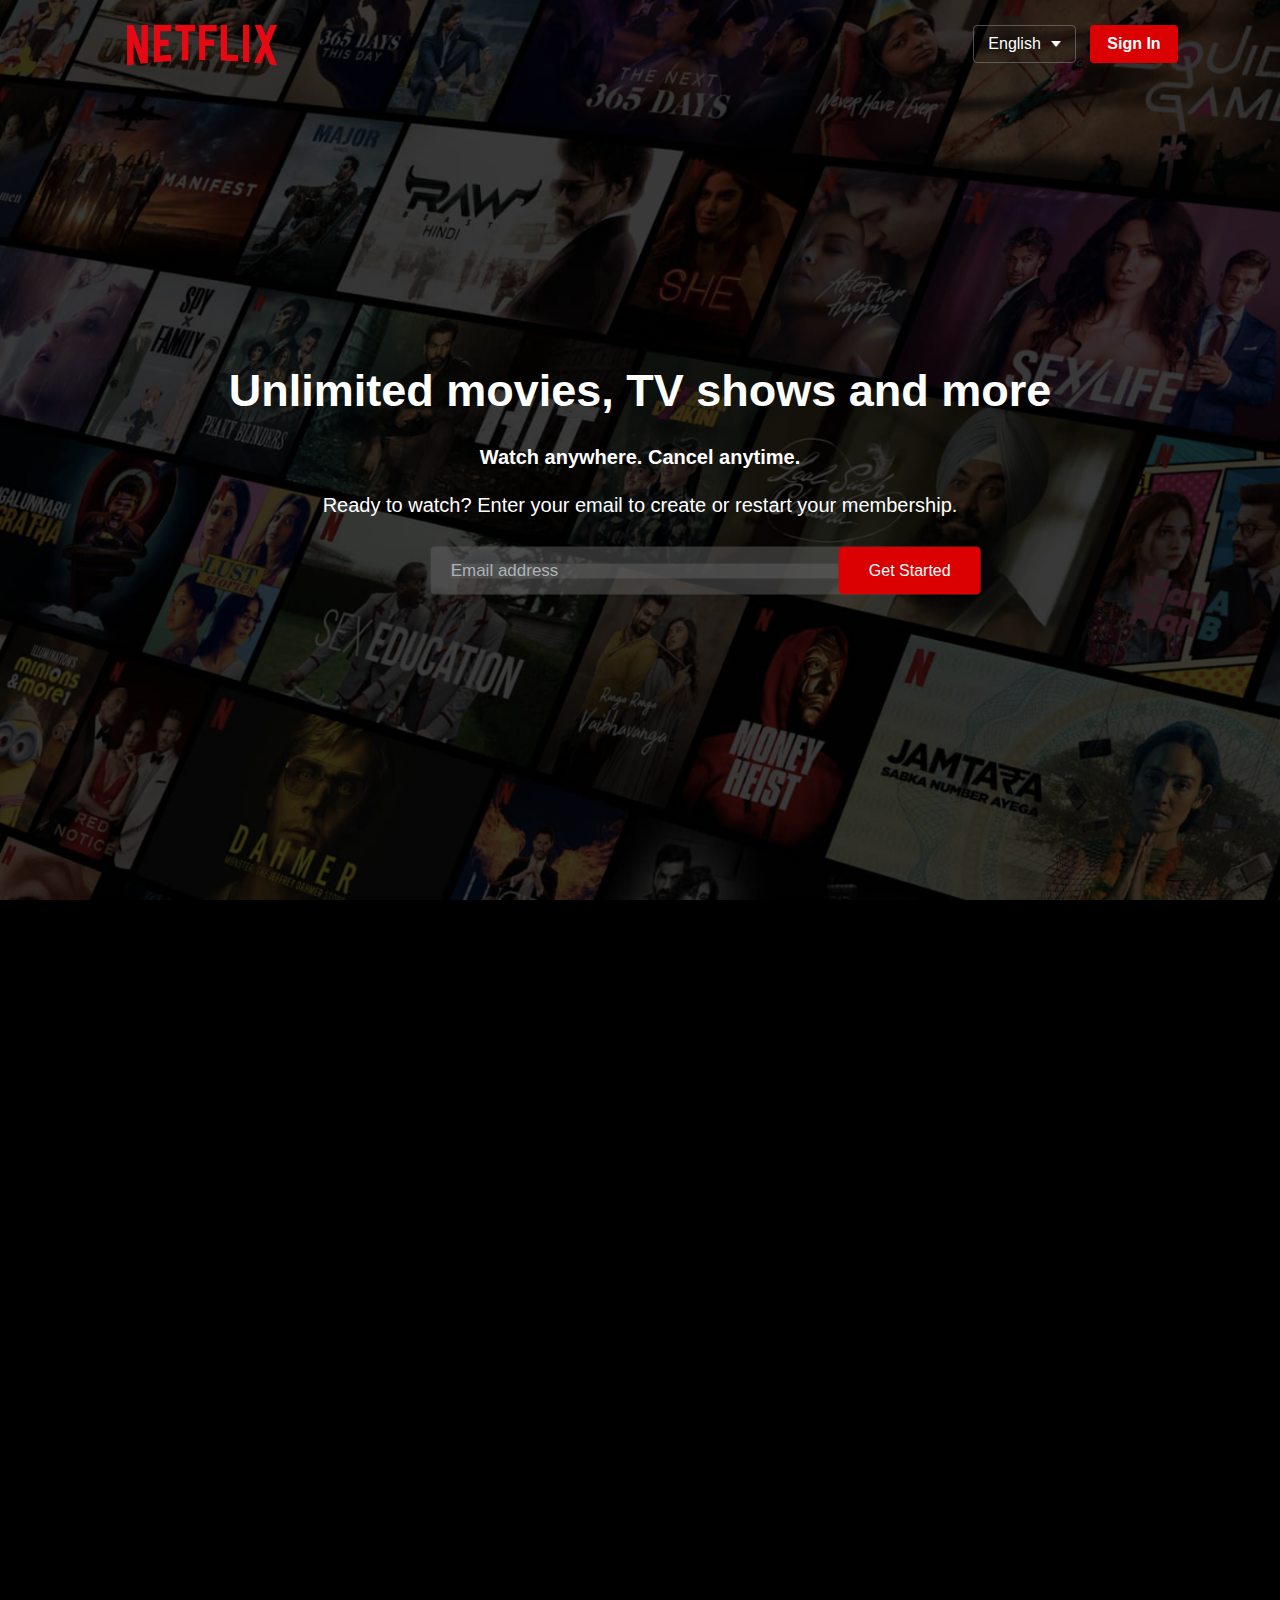
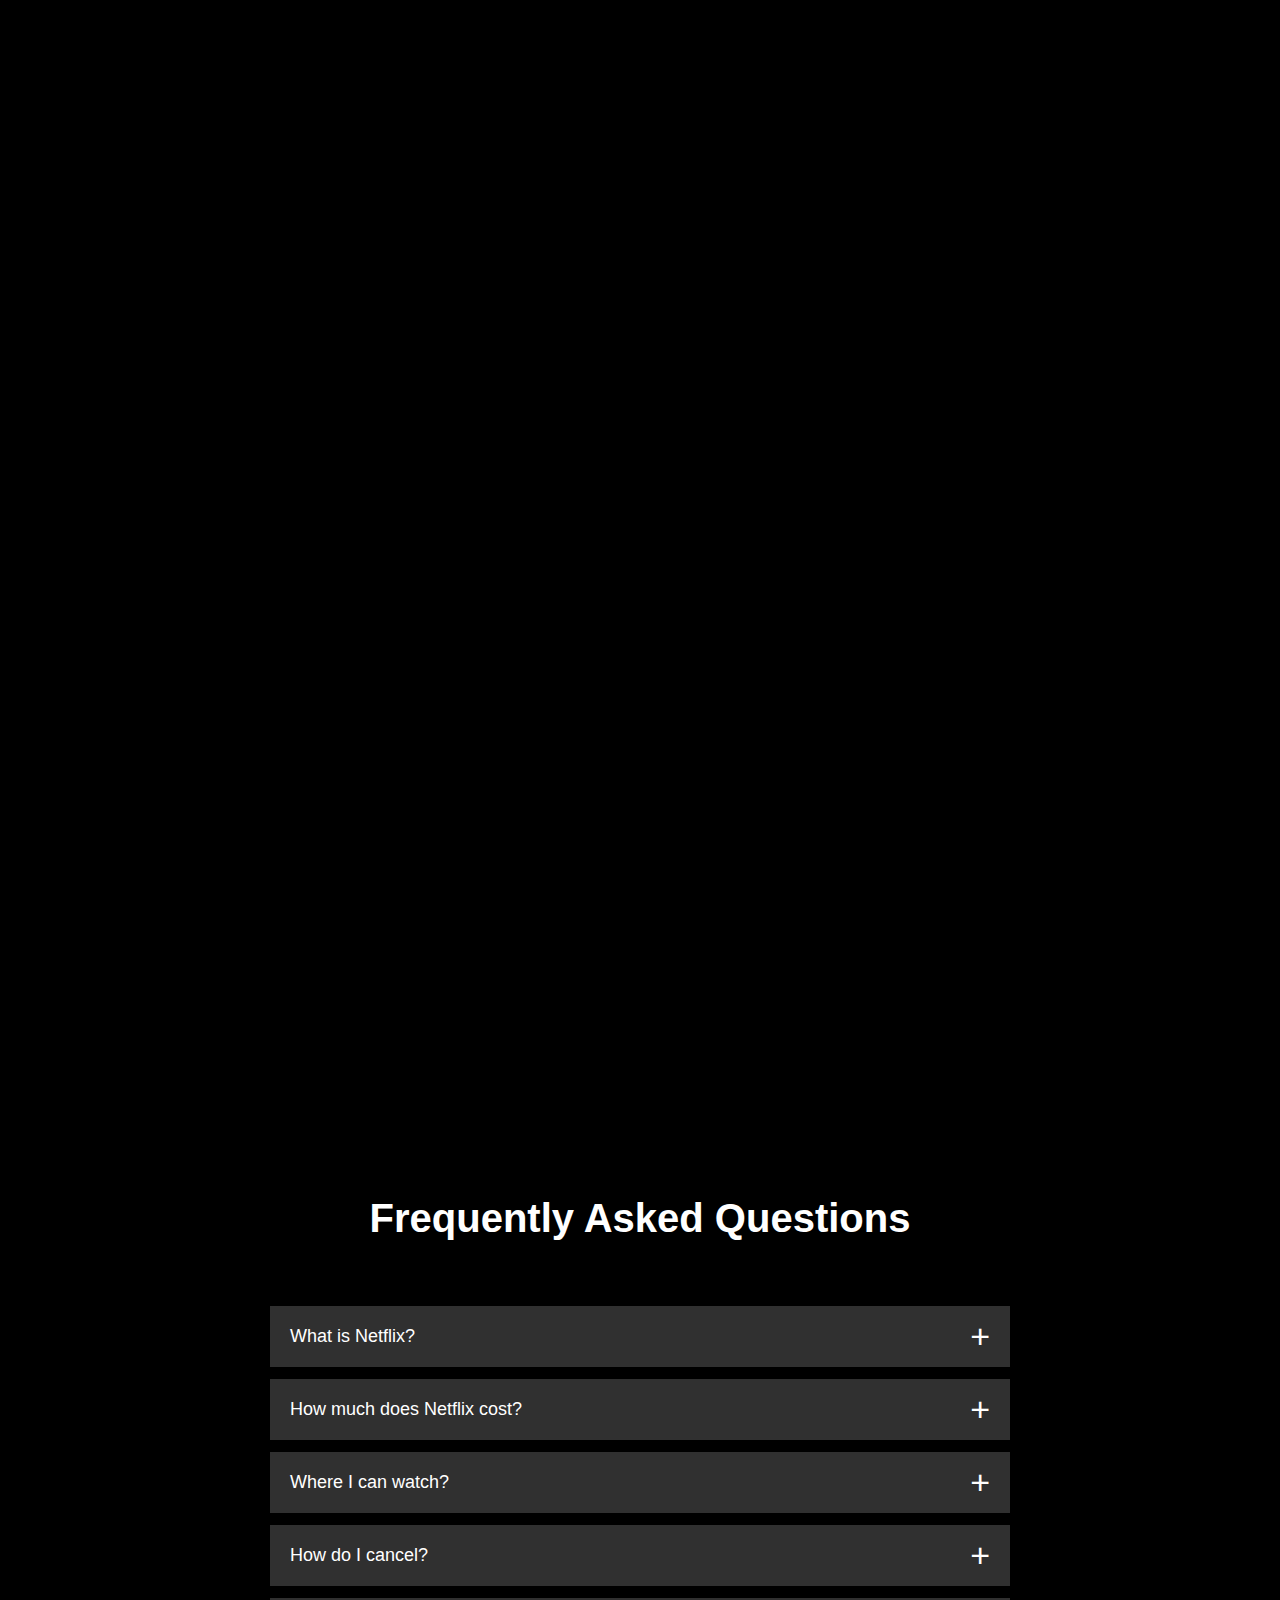
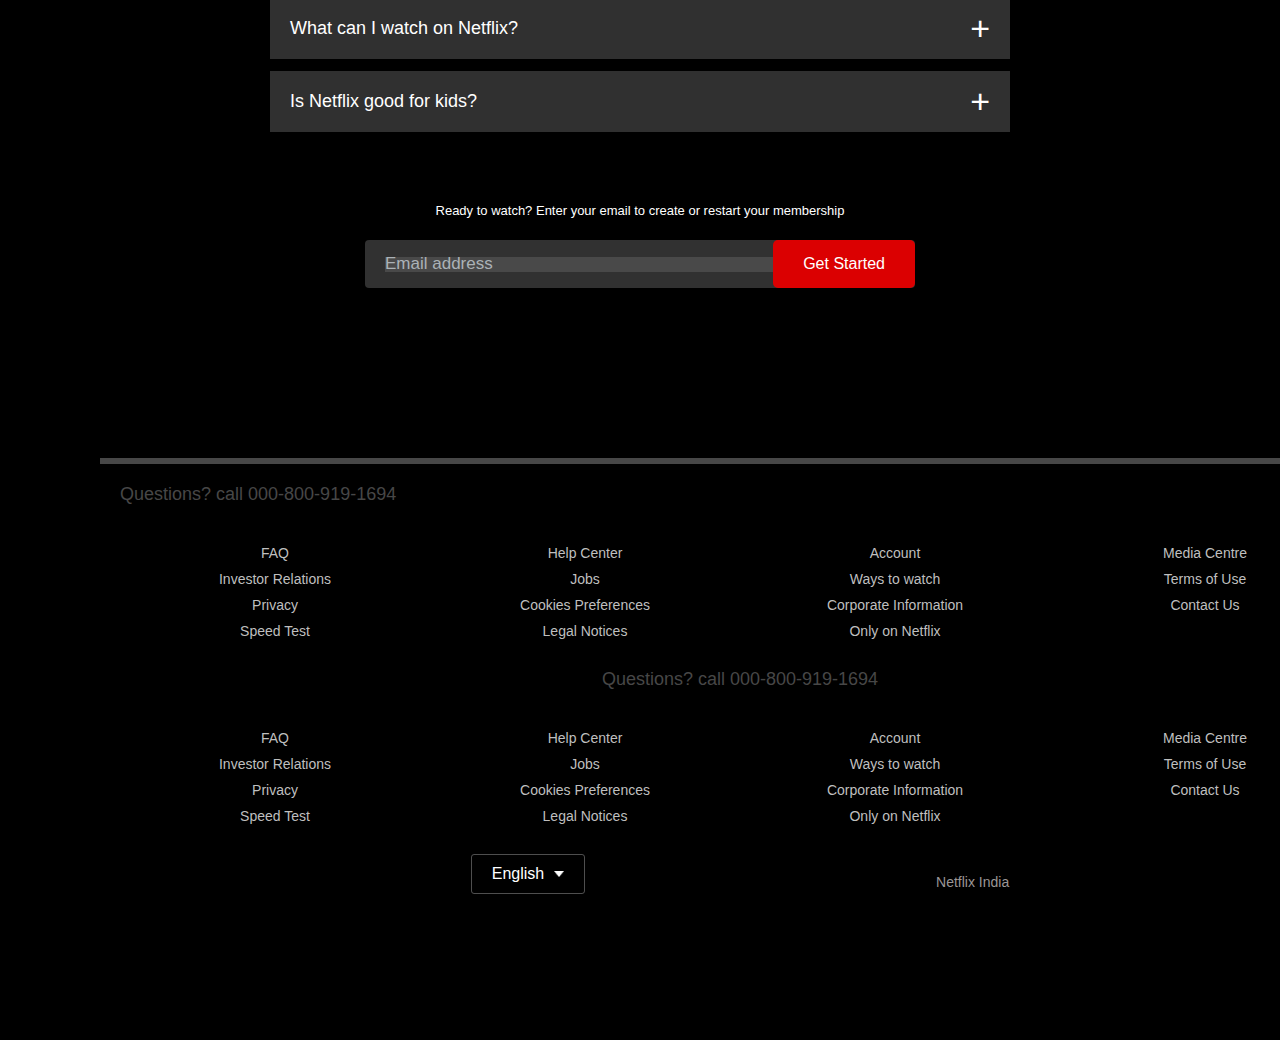
<file: main.html>
<!DOCTYPE html>
<html lang="en">
<head>
    <meta charset="UTF-8">
    <meta name="viewport" content="width=device-width, initial-scale=1.0">
    <title>Netflix </title>
    <link rel="shortcut icon" href="https://www.netflix.com/in/favicon.ico" type="image/x-icon">
    <link rel="stylesheet" href="main.css">
    <link rel="stylesheet" href="aos/aos.css">
    <script src="aos/aos.js"></script>
</head>
<body>
   <div class="header">
    <nav>
        <img src="logoNetflix.png" class="logo" alt="logo">
        <div>
            <button class="lang-btn">English <img src="images/down-icon.png" alt=""></button>
            <button><a id="abc" href="signup.html">Sign In</a></button>
        </div>
    </nav>
    <div class="header-content">
        <h1>Unlimited movies, TV shows and more</h1>
        <h3>Watch anywhere. Cancel anytime.</h3>
        <p>Ready to watch? Enter your email to create or restart your membership.</p>
        <form class="email-signup">
            <input type="email" placeholder="Email address" required>
            <button type="submit">Get Started</button>
        </form>
    </div>
   </div>
   <div class="features">
    <div class="row" data-aos="zoom-in-up" data-aos-duration="2000">
        <div class="text-col">
            <h2>Enjoy on your TV</h2>
            <p>Watch on smart TVs, PlayStation, Xbox, Chromecast, Apple TV, Blu-ray players and more.</p>
        </div>
        <div class="img-col">
            <img src="images/feature-1.png" alt="feature-1">
        </div>
    </div>
    <div class="row" data-aos="zoom-in-up" data-aos-duration="2000">
        <div class="img-col">
            <img src="images/feature-2.png" alt="feature-1">
        </div>
        <div class="text-col">
            <h2>Download your shows to watch offline</h2>
            <p>Save your favourites easily and always have something to watch.</p>
        </div>
    </div>
    <div class="row" data-aos="zoom-in-up" data-aos-duration="2000">
        <div class="text-col">
            <h2>Watch everywhere</h2>
            <p>Stream unlimited movies and TV shows on your phone, tablet, laptop, and TV.</p>
        </div>
        <div class="img-col">
            <img src="images/feature-3.png" alt="feature-1">
        </div>
    </div>
    <div class="row" data-aos="zoom-in-up" data-aos-duration="2000">
        <div class="img-col">
            <img src="images/feature-4.png" alt="feature-1">
        </div>
        <div class="text-col">
            <h2>Create profiles for kids</h2>
            <p>Send children on adventures with their favourite characters in a space made just for them—free with your membership.</p>
        </div>
    </div>
   </div>
   <div class="faq">
    <h2>Frequently Asked Questions</h2>
    <ul class="accordion">
        <li>
            <input type="radio" name="accordion" id="first">
            <label for="first">What is Netflix?</label>
            <div class="content">
                <p>Netflix is a streaming service that offers a wide variety of award-winning TV shows, movies, anime, documentaries and more – on thousands of internet-connected devices.

                    You can watch as much as you want, whenever you want, without a single ad – all for one low monthly price. There's always something new to discover, and new TV shows and movies are added every week!</p>
            </div>
        </li>
        <li>
            <input type="radio" name="accordion" id="second">
            <label for="second">How much does Netflix cost?</label>
            <div class="content">
                <p>Watch Netflix on your smartphone, tablet, Smart TV, laptop, or streaming device, all for one fixed monthly fee. Plans range from ₹149 to ₹649 a month. No extra costs, no contracts.</p>
            </div>
        </li>
        <li>
            <input type="radio" name="accordion" id="third">
            <label for="third">Where I can watch?</label>
            <div class="content">
                <p>Watch anywhere, anytime. Sign in with your Netflix account to watch instantly on the web at netflix.com from your personal computer or on any internet-connected device that offers the Netflix app, including smart TVs, smartphones, tablets, streaming media players and game consoles.

                    You can also download your favourite shows with the iOS, Android, or Windows 10 app. Use downloads to watch while you're on the go and without an internet connection. Take Netflix with you anywhere.</p>
            </div>
        </li>
        <li>
            <input type="radio" name="accordion" id="fourth">
            <label for="fourth">How do I cancel?</label>
            <div class="content">
                <p>Netflix is flexible. There are no annoying contracts and no commitments. You can easily cancel your account online in two clicks. There are no cancellation fees – start or stop your account anytime.</p>
            </div>
        </li>
        <li>
            <input type="radio" name="accordion" id="fifth">
            <label for="fifth">What can I watch on Netflix?</label>
            <div class="content">
                <p>Netflix has an extensive library of feature films, documentaries, TV shows, anime, award-winning Netflix originals, and more. Watch as much as you want, anytime you want.</p>
            </div>
        </li>
        <li>
            <input type="radio" name="accordion" id="sixth">
            <label for="sixth">Is Netflix good for kids?</label>
            <div class="content">
                <p>The Netflix Kids experience is included in your membership to give parents control while kids enjoy family-friendly TV shows and films in their own space.

                    Kids profiles come with PIN-protected parental controls that let you restrict the maturity rating of content kids can watch and block specific titles you don’t want kids to see.</p>
            </div>
        </li>
    </ul>
    <small>Ready to watch? Enter your email to create or restart your membership</small>
    <form class="email-signup">
        <input type="email" placeholder="Email address" required>
        <button type="submit">Get Started</button>
    </form>
   </div>
   <div class="footer">
        <h2>Questions? call 000-800-919-1694</h2>
        <div class="row">
            <div class="col">
                <a href="#">FAQ</a>
                <a href="#">Investor Relations</a>
                <a href="#">Privacy</a>
                <a href="#">Speed Test</a>
            </div>
            <div class="col">
                <a href="#">Help Center</a>
                <a href="#">Jobs</a>
                <a href="#">Cookies Preferences</a>
                <a href="#">Legal Notices</a>
            </div>
            <div class="col">
                <a href="#">Account</a>
                <a href="#">Ways to watch</a>
                <a href="#">Corporate Information</a>
                <a href="#">Only on Netflix</a>
            </div>
            <div class="col">
                <a href="#">Media Centre</a>
                <a href="#">Terms of Use</a>
                <a href="#">Contact Us</a>
            </div>
    <h2>Questions? call 000-800-919-1694</h2>
    <div class="row">
        <div class="col">
            <a href="https://help.netflix.com/en/node/412">FAQ</a>
            <a href="https://ir.netflix.net/ir-overview/profile/default.aspx">Investor Relations</a>
            <a href="https://help.netflix.com/legal/privacy">Privacy</a>
            <a href="https://fast.com/">Speed Test</a>
        </div>
        <div class="col">
            <a href="https://help.netflix.com/en/">Help Center</a>
            <a href="https://jobs.netflix.com/">Jobs</a>
            <a href="#">Cookies Preferences</a>
            <a href="https://help.netflix.com/legal/notices">Legal Notices</a>
        </div>
        <div class="col">
            <a href="signup.html">Account</a>
            <a href="https://devices.netflix.com/en/">Ways to watch</a>
            <a href="https://help.netflix.com/legal/corpinfo">Corporate Information</a>
            <a href="https://www.netflix.com/in/browse/genre/839338">Only on Netflix</a>
        </div>
        <div class="col">
            <a href="https://media.netflix.com/en/">Media Centre</a>
            <a href="https://help.netflix.com/legal/termsofuse">Terms of Use</a>
            <a href="https://help.netflix.com/en/contactus">Contact Us</a>
        </div>
        <button class="lang-btn">English <img src="images/down-icon.png" alt=""></button>
        <p class="copyright-txt">Netflix India</p>
   </div>
    
</body>
<script>
    AOS.init();
</script>
<script>
    const radioButtons = document.getElementsByName('accordion');
    radioButtons.forEach((radio) => {
        radio.onclick = function () {
            if (radio.checked) {
                if (radio.getAttribute('checked')) {
                    radio.removeAttribute('checked')
                    radio.checked = false;
                } else {
                    radio.setAttribute('checked', 'true')
                    radioButtons.forEach((el) => {if (el !== radio) el.removeAttribute('checked')});
                }
            }
        }
    })
</script>
</html>
</file>
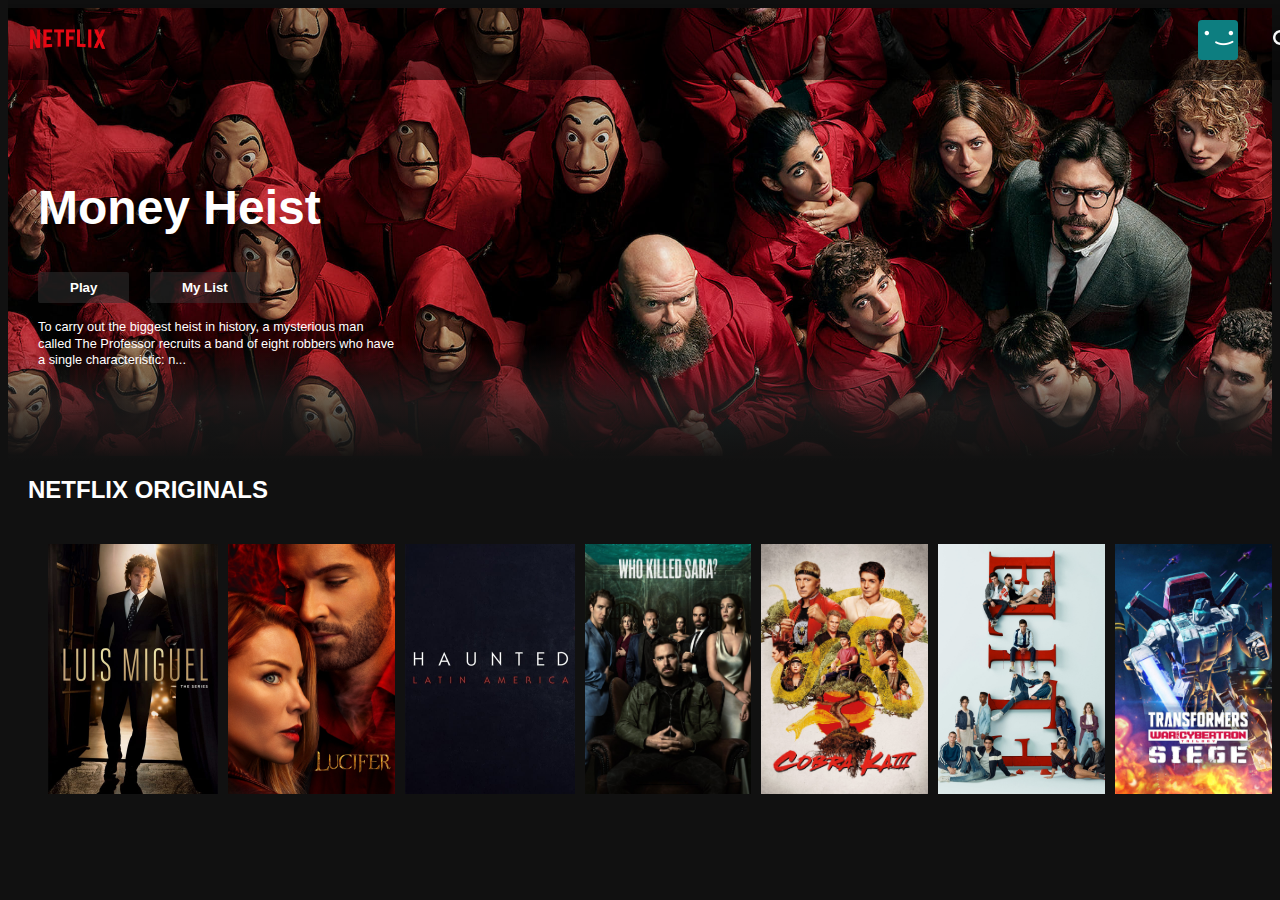
<file: mylist.html>
<!DOCTYPE html>
<html lang="en">

<head>
    <meta charset="UTF-8">
    <meta name="viewport" content="width=device-width, initial-scale=1.0">
    <title>My List</title>
    <link rel="icon" type="image/x-icon" href="favicon.ico">
    <link rel="stylesheet" href="netflix.css">
    <script type="module" src="netflix.js"></script>

</head>

<body>
    <div class="nav" id="nav">
        <img src="images/netflix-logo.png" alt="" class="nav_logo">
        <div class="search_container" id="search_container">
            <img src="images/lupa.png" alt="Search Icon" class="search_icon" id="search_icon">
            <input type="text" placeholder="Search..." class="search_input" id="search_input">
        </div>
        <div class="nav_perfil_wrapper">
            <img src="images/netflix-avatar.png" alt="" class="nav_perfil">
            <ul class="perfil_menu" id="perfilMenu">
                <li><a href="main.html">Sign out of Netflix</a></li>
            </ul>
        </div>
    </div>

    <div class="banner">
        <div class="banner__content">
            <h1 class="banner_title">Money Heist</h1>
            <div class="banner_buttons">
                <button class="banner_button">Play</button>
                <!-- <button href="mylist.html" class="banner_button">My List</button> -->
                <a href="mylist.html">
                    <button class="banner_button">My List</button>
                </a>
            </div>
            <div class="banner_des">
                To carry out the biggest heist in history, a mysterious man called The Professor recruits
                a band of eight robbers who have a single characteristic: n...
            </div>
        </div>
        <div class="banner--fadeBottom"></div>
    </div>

    <div class="row">
        <h2>NETFLIX ORIGINALS</h2>
        <div class="row__posts">
            <img src="images/large-movie1.jpg" alt="" class="row__post row_postL">
            <img src="images/large-movie2.jpg" alt="" class="row__post row_postL">
            <img src="images/large-movie3.jpg" alt="" class="row__post row_postL">
            <img src="images/large-movie4.jpg" alt="" class="row__post row_postL">
            <img src="images/large-movie5.jpg" alt="" class="row__post row_postL">
            <img src="images/large-movie6.jpg" alt="" class="row__post row_postL">
            <img src="images/large-movie7.jpg" alt="" class="row__post row_postL">
            <img src="images/large-movie8.jpg" alt="" class="row__post row_postL">
        </div>
    </div>


</body>

</html>
</file>
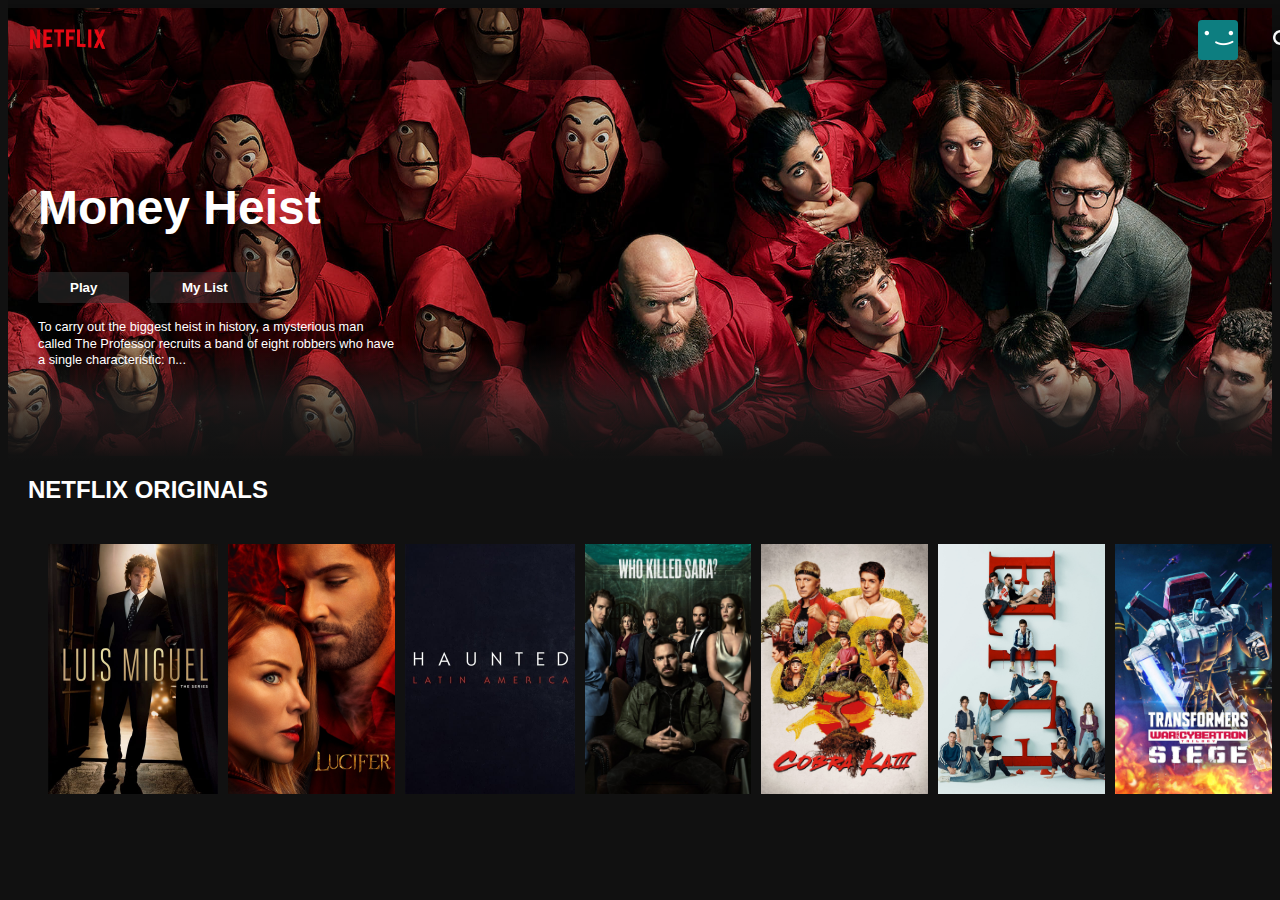
<file: netflix.html>
<!DOCTYPE html>
<html lang="en">

<head>
    <meta charset="UTF-8">
    <meta name="viewport" content="width=device-width, initial-scale=1.0">
    <title>Netflix</title>
    <link rel="icon" type="image/x-icon" href="favicon.ico">
    <link rel="stylesheet" href="mylist.css">
    <!-- <script type="module" src="netflix.js"></script> -->

</head>

<body>
    <div class="nav" id="nav">
        <img src="images/netflix-logo.png" alt="" class="nav_logo">
        <div class="search_container" id="search_container">
            <img src="images/lupa.png" alt="Search Icon" class="search_icon" id="search_icon">
            <input type="text" placeholder="Search..." class="search_input" id="search_input">
        </div>
        <div class="nav_perfil_wrapper">
            <img src="images/netflix-avatar.png" alt="" class="nav_perfil">
            <ul class="perfil_menu" id="perfilMenu">
                <li><a href="main.html">Sign out of Netflix</a></li>
            </ul>
        </div>
    </div>

    <div class="banner">
        <div class="banner__content">
            <h1 class="banner_title">Money Heist</h1>
            <div class="banner_buttons">
                <button class="banner_button">Play</button>
                <!-- <button href="mylist.html" class="banner_button">My List</button> -->
                <a href="mylist.html">
                    <button class="banner_button">My List</button>
                </a>
            </div>
            <div class="banner_des">
                To carry out the biggest heist in history, a mysterious man called The Professor recruits
                a band of eight robbers who have a single characteristic: n...
            </div>
        </div>
        <div class="banner--fadeBottom"></div>
    </div>

    <div class="row">
        <h2>NETFLIX ORIGINALS</h2>
        <div class="row__posts">
            <img src="images/large-movie1.jpg" alt="" class="row__post row_postL">
            <img src="images/large-movie2.jpg" alt="" class="row__post row_postL">
            <img src="images/large-movie3.jpg" alt="" class="row__post row_postL">
            <img src="images/large-movie4.jpg" alt="" class="row__post row_postL">
            <img src="images/large-movie5.jpg" alt="" class="row__post row_postL">
            <img src="images/large-movie6.jpg" alt="" class="row__post row_postL">
            <img src="images/large-movie7.jpg" alt="" class="row__post row_postL">
            <img src="images/large-movie8.jpg" alt="" class="row__post row_postL">
        </div>
    </div>


</body>

</html>
</file>
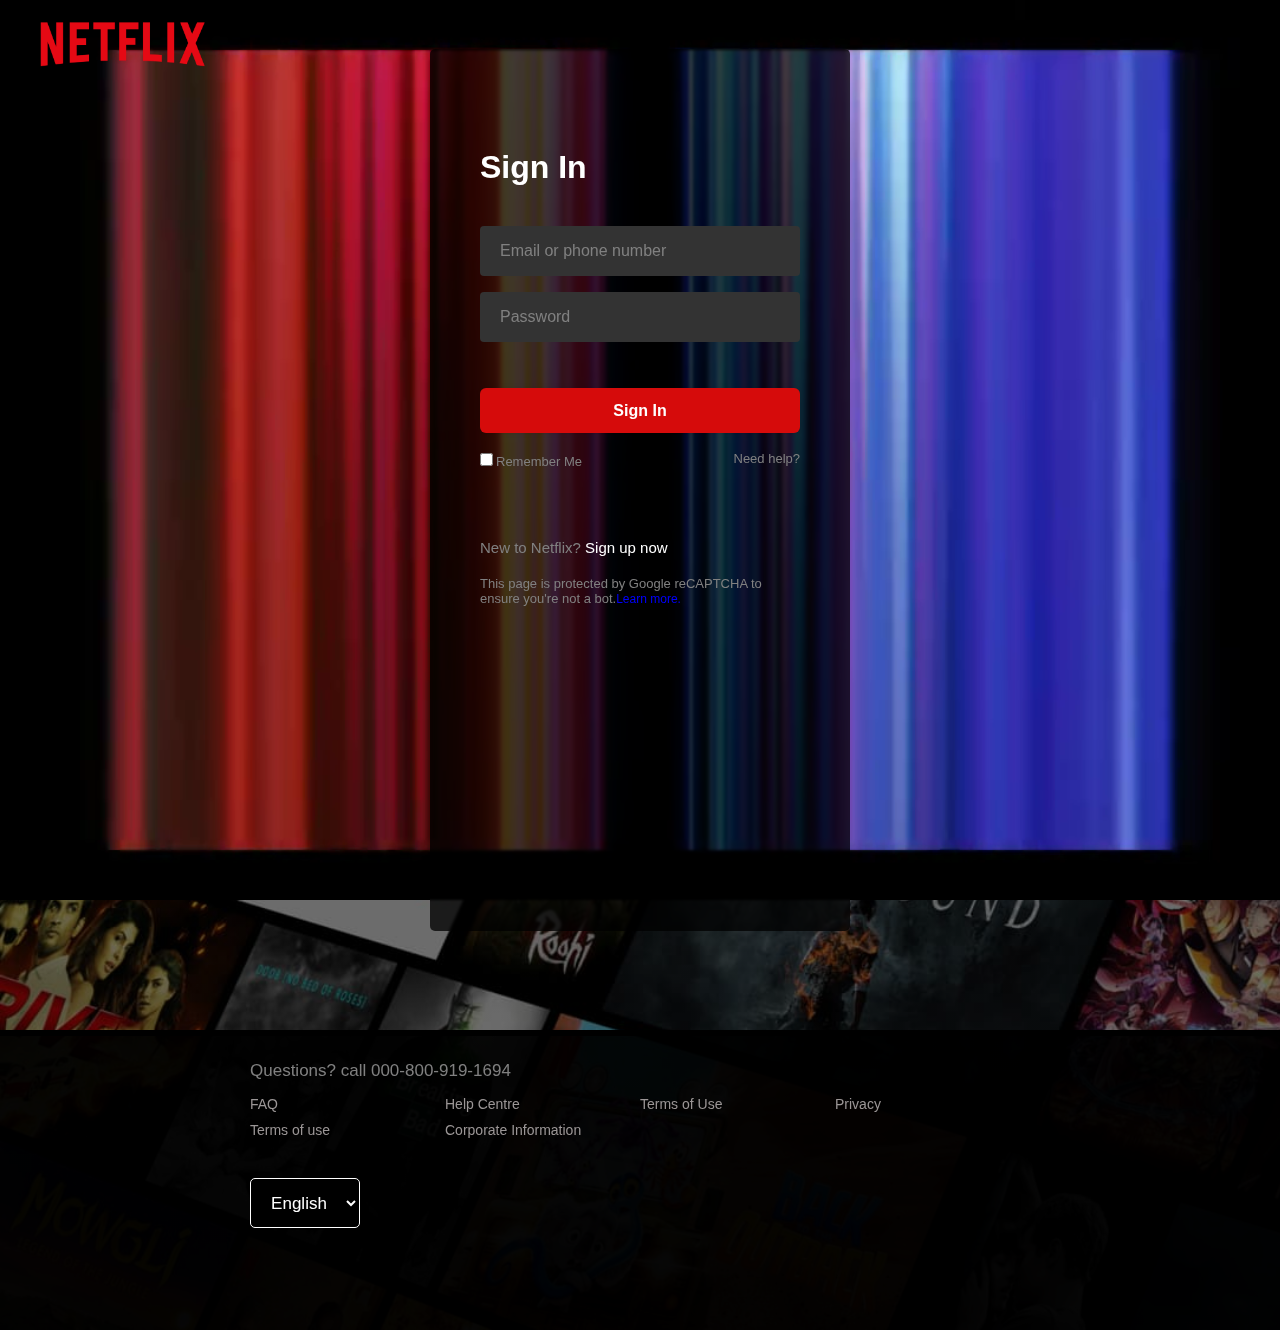
<file: signup.html>
<!DOCTYPE html>
<html lang="en">

<head>
    <meta charset="UTF-8">
    <meta name="viewport" content="width=device-width, initial-scale=1.0">
    <title>Netflix</title>
    <link rel="stylesheet" href="style.css">
    <link rel="shortcut icon" href="https://www.netflix.com/in/favicon.ico" type="image/x-icon">
    <link href='https://unpkg.com/boxicons@2.1.4/css/boxicons.min.css' rel='stylesheet'>
</head>

<body>
    <div class="banner">
        <a href="main.html">
            <img class="netflix" src="logoNetflix.png" alt="Netflix Logo">
        </a>
    </div>
    <div id="video-container">
        <video id="background-video" autoplay muted>
            <source src="Netflix.mp4" type="video/mp4">
        </video>
    </div>
    <main>
        <div id="netflix-logo">
            <img src="./images/Netflix_Logo_PMS.png">
        </div>

        <div id="content">
            <div class="pics">
                <div class="wrapper">
                    <form action="">
                        <h1>Sign In</h1>
                        <div class="input-box" id="input1">
                            <input type="text" required>
                            
                            <label>Email or phone number</label>

                        </div>
                        <div class="input-box" id="input2">
                            <input type="password" required>
                           
                            <label>Password</label>

                        </div>

                        <button type="submit" class="btn">Sign In</button>

                        <div class="remember-forgot">
                            <label><input type="checkbox">Remember Me</label>
                            <a href="#">Need help?</a>
                        </div>

                        <div class="register-link">
                            <p>New to Netflix? <a href="main.html">Sign up now</a></p>
                        
                            <div class="register">
                            <p>This page is protected by Google reCAPTCHA to ensure you're not a bot.<a href="#">Learn more.</a></p>
                            </div>
                        </div>
                    </form>
                </div>
            </div>
        </div>
    </main>

</body>
<footer>
    <div class="footer">
         <div class="footer1"> Questions? call 000-<a href="#">800-919-1694</a></div>
        <div class="row">
            <div class="col">
                <a href="#">FAQ</a>
                <a href="#">Terms of use</a>
            </div>
            <div class="col">
                <a href="#">Help Centre</a>
                <a href="#">Corporate Information</a>
            </div>
            <div class="col">
                <a href="#">Terms of Use</a>

            </div>
            <div class="col">
                <a href="#">Privacy</a>

            </div>
        </div>
        <div class="select">
            <select>
                <option>English</option>
                <option>हिन्दी</option>

            </select>
        </div>
</footer>
<script src="./script.js"></script>

</html>
</file>
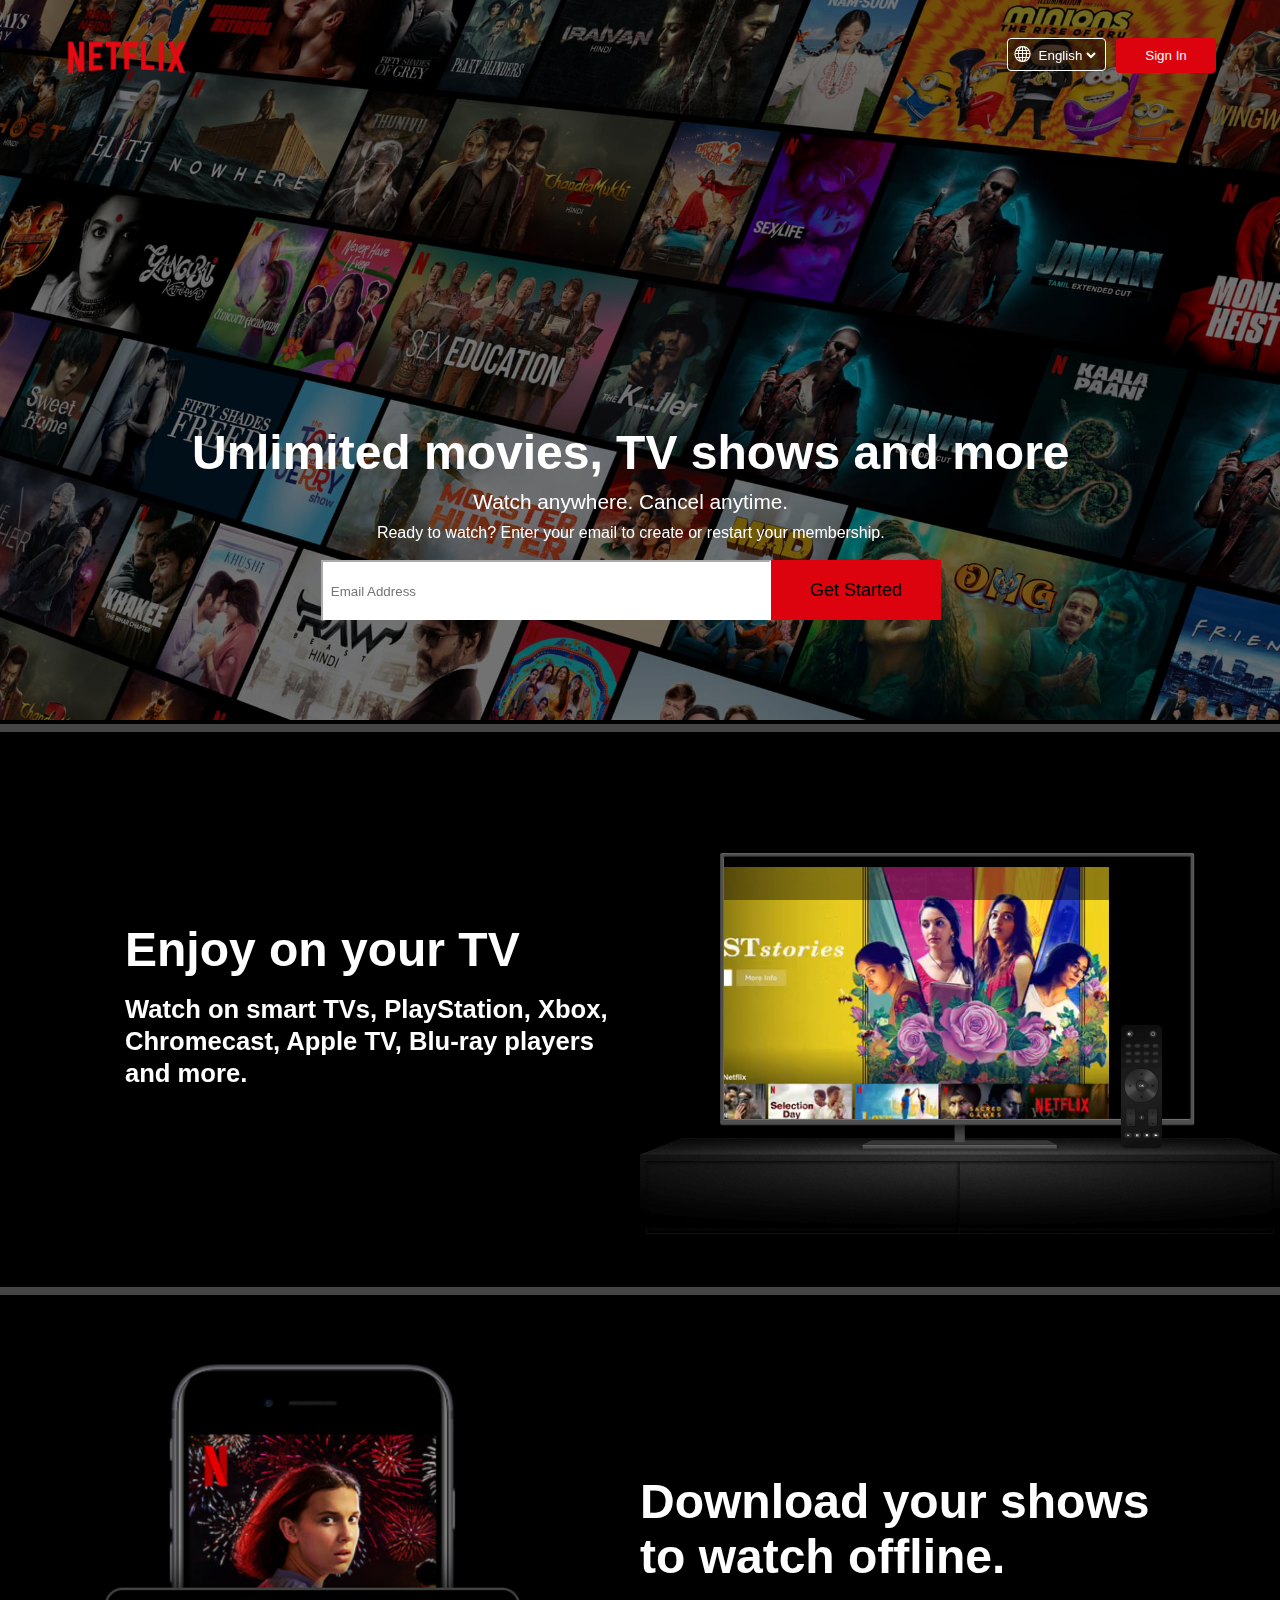
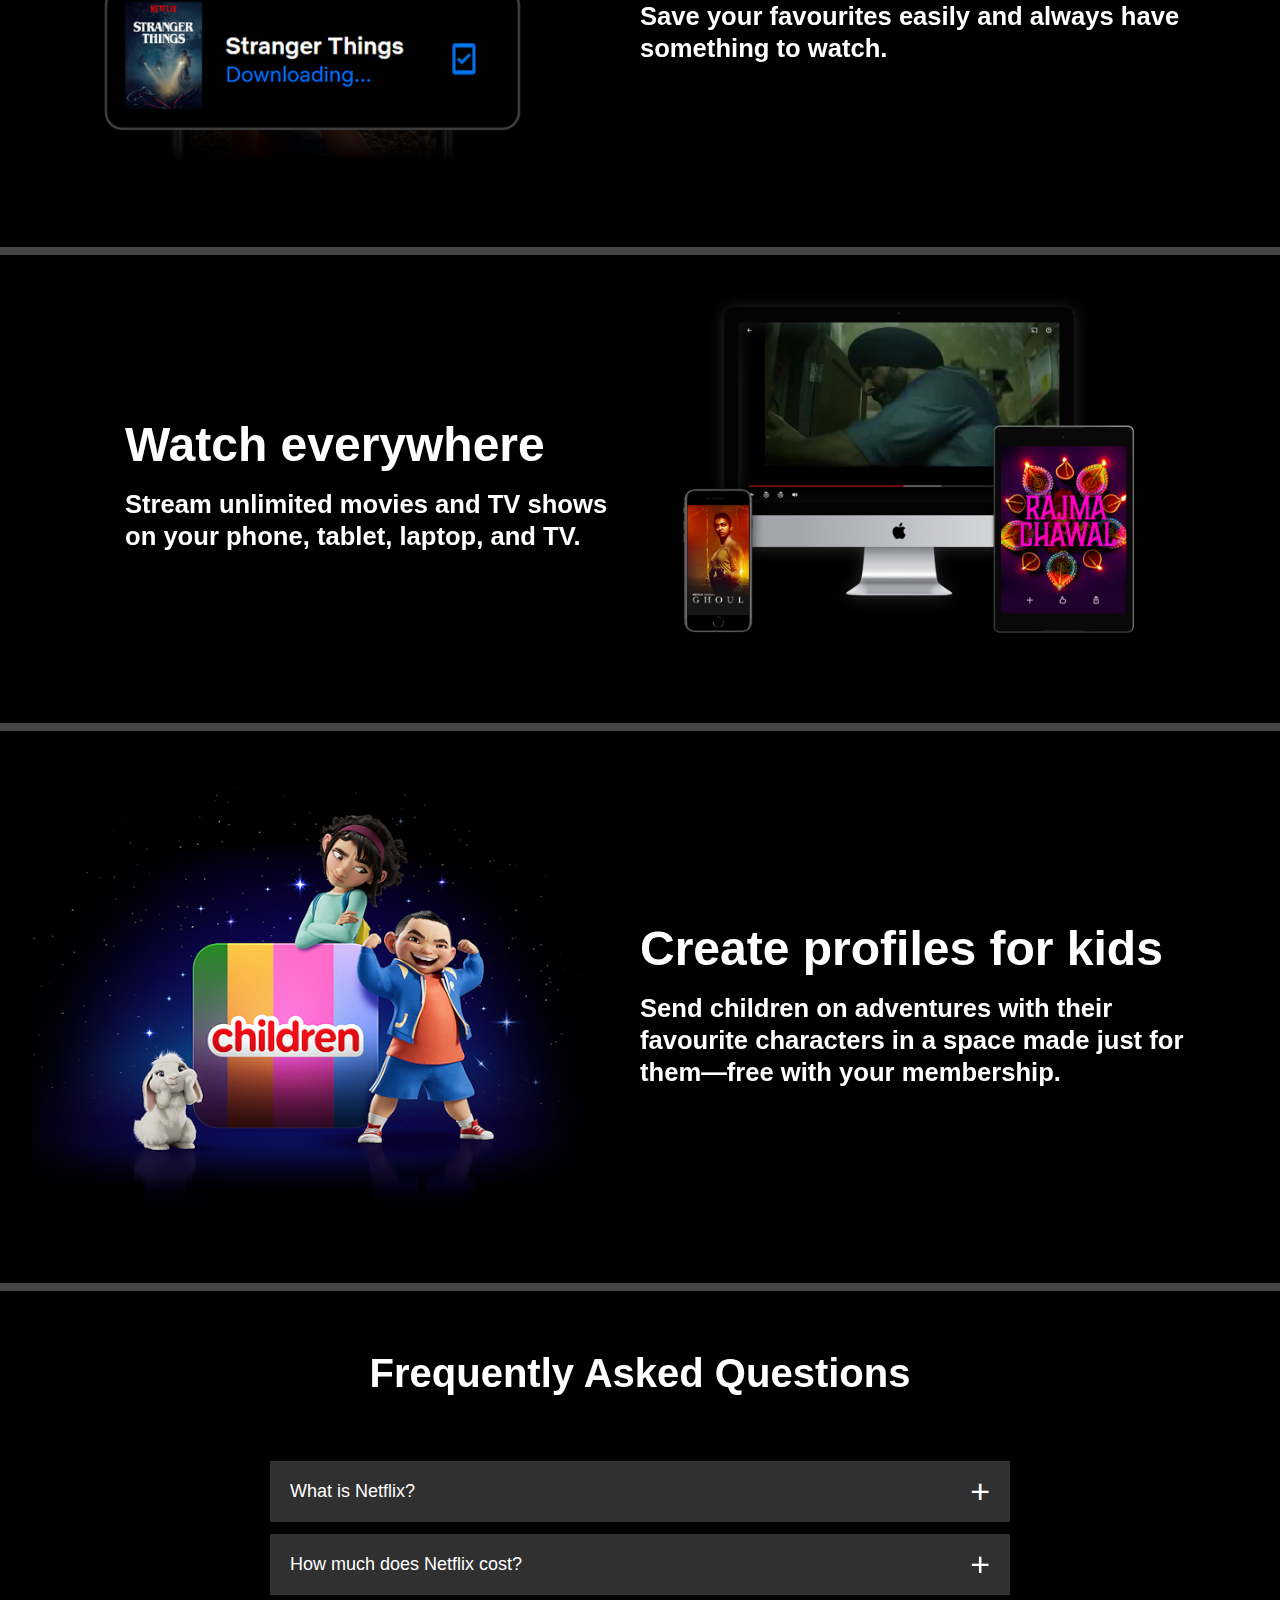
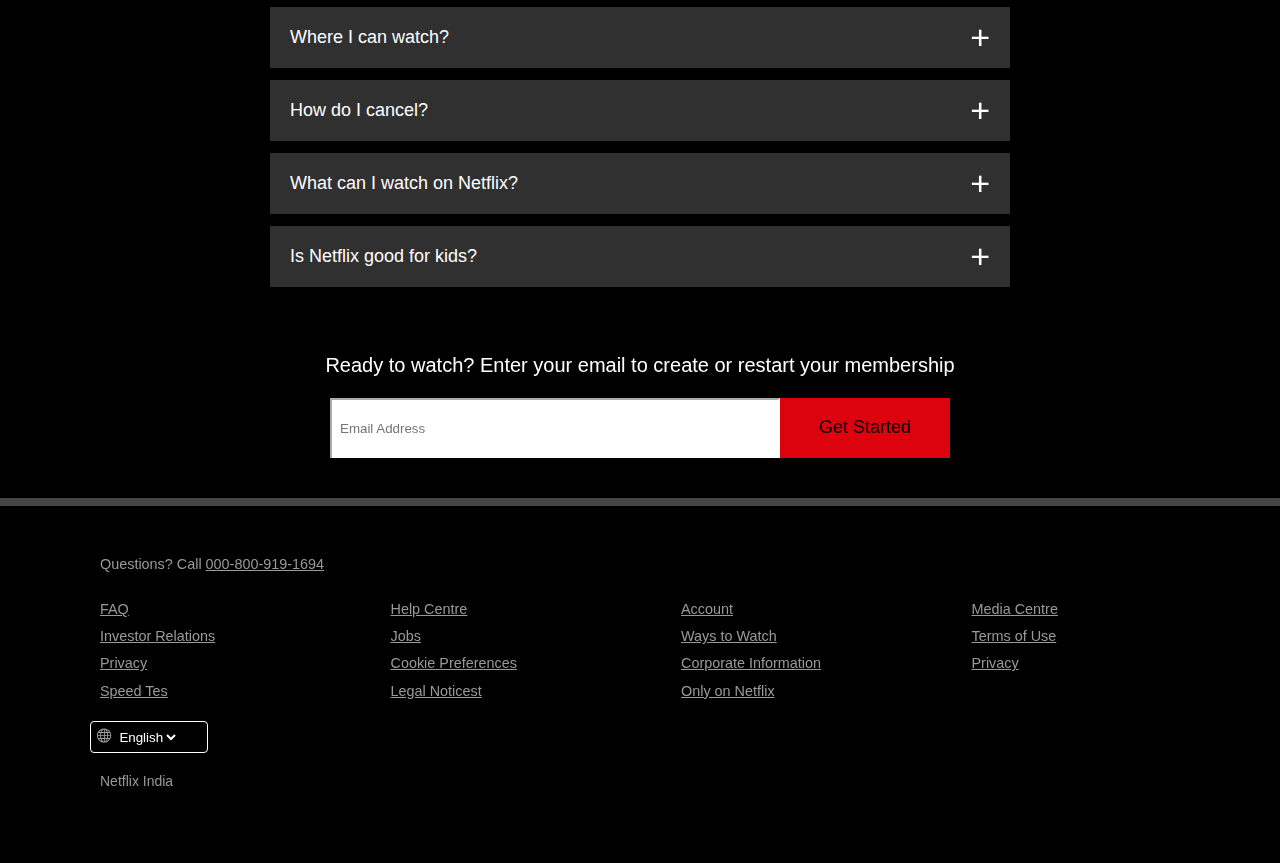
<file: loginpage/login.html>
<!DOCTYPE html>
<html lang="en">

<head>
    <meta charset="UTF-8">
    <meta name="viewport" content="width=device-width, initial-scale=1.0">
    <title>Netflix</title>
    <link rel="stylesheet" href="login.css">
    <link rel="stylesheet" href="https://cdn.jsdelivr.net/npm/bootstrap-icons@1.3.0/font/bootstrap-icons.css">
</head>

<body>
    <header>
        <nav class="navbar">
            <div class="navbar_netflix">
                <img src="assets/images/logo.png" alt="logo" class="netflix_logo">
            </div>
            <div class="navbar_nav_items">
                <div class="nav_items">
                    <div class="dropdown_container">
                        <i class="bi bi-globe"></i>
                        <select name="languages" id="languagesSelect" class="languages_dropdown">
                            <option value="english" selected class="drop">English</option>
                            <option value="hindi" class="drop">Hindi</option>
                        </select>
                    </div>
                </div>
                <div class="nav__item">
                   <button class="signin_button"><a href="signup.html">Sign In</a></button>

                </div>
            </div>
        </nav>
    </header>
    <main>
        <section class="hero">
            <div class="hero_bg_img_container">
                <img src="assets/images/bg.jpg" alt="backgroundimage" class="hero_bg_img">
            </div>
            <div>
                <div class="hero_bg_overlay"></div>
                <div class="hero_card">
                    <h1 class="hero_title">
                        Unlimited movies, TV 
                        shows and more</h1>
                    <h2 class="hero_subtitle">
                        Watch anywhere. Cancel anytime.
                    </h2>
                    <p class="hero_description">
                        <nobr> Ready to watch? Enter your email to create or restart your membership.</nobr>
                        <br><br>
                        <nobr><input type="email" placeholder="Email Address" class="email"><button
                                class="get_started">Get Started</button></nobr>
                    </p>
                </div>
            </div>
        </section>
        <section class="style-cards">
            <div class="card-1">
                <div class="desc-1">
                    <h1>Enjoy on your TV</h1>
                    <h3>Watch on smart TVs, PlayStation, Xbox,<br> Chromecast, Apple TV, Blu-ray players and more.</h3>
                </div>
                <img src="assets/images/img2.png" alt="image">
                    <video class="video-1" autoplay="" playsinline="" muted="" loop="" <source src="assets/videos/video2.m4v" type="video/mp4"></video>
            </div>
            <div class="card-2">
                <div class="desc-2"><img src="assets/images/img3.png" alt="image">
                </div>
                <div class="text">
                <h1>Download your shows <br> to watch offline.</h1>
                    <h3>Save your favourites easily and always have <br> something to watch.</h3>
                </div>
            </div>
            <div class="card-3">
                <div class="desc-3">
                    <h1>Watch everywhere</h1>
                    <h3>Stream unlimited movies and TV shows on your phone, tablet, laptop, and TV.</h3>
                </div>
                <img src="assets/images/img1.png" alt="device">
                    <video class="video-1" autoplay="" playsinline="" muted="" loop="" <source src="assets/videos/video-devices-in.m4v" type="video/mp4"></video>
</div>
<div class="card-4">
    <div class="desc-4"><img src="assets/images/img5.png" alt="image">
    </div>
    <div class="text-4">
        <h1>Create profiles for kids</h1>
        <h3>Send children on adventures with their <br> favourite characters in a space made just for <br>them—free with your membership.</h3>
    </div>
</div>
        </section>
    </main>
</div>
<div class="faq">
 <h2>Frequently Asked Questions</h2>
 <ul class="accordion">
     <li>
         <input type="radio" name="accordion" id="first">
         <label for="first">What is Netflix?</label>
         <div class="content">
             <p>Netflix is a streaming service that offers a wide variety of award-winning TV shows, movies, anime, documentaries and more – on thousands of internet-connected devices.

                 You can watch as much as you want, whenever you want, without a single ad – all for one low monthly price. There's always something new to discover, and new TV shows and movies are added every week!</p>
         </div>
     </li>
     <li>
         <input type="radio" name="accordion" id="second">
         <label for="second">How much does Netflix cost?</label>
         <div class="content">
             <p>Watch Netflix on your smartphone, tablet, Smart TV, laptop, or streaming device, all for one fixed monthly fee. Plans range from ₹149 to ₹649 a month. No extra costs, no contracts.</p>
         </div>
     </li>
     <li>
         <input type="radio" name="accordion" id="third">
         <label for="third">Where I can watch?</label>
         <div class="content">
             <p>Watch anywhere, anytime. Sign in with your Netflix account to watch instantly on the web at netflix.com from your personal computer or on any internet-connected device that offers the Netflix app, including smart TVs, smartphones, tablets, streaming media players and game consoles.

                 You can also download your favourite shows with the iOS, Android, or Windows 10 app. Use downloads to watch while you're on the go and without an internet connection. Take Netflix with you anywhere.</p>
         </div>
     </li>
     <li>
         <input type="radio" name="accordion" id="fourth">
         <label for="fourth">How do I cancel?</label>
         <div class="content">
             <p>Netflix is flexible. There are no annoying contracts and no commitments. You can easily cancel your account online in two clicks. There are no cancellation fees – start or stop your account anytime.</p>
         </div>
     </li>
     <li>
         <input type="radio" name="accordion" id="fifth">
         <label for="fifth">What can I watch on Netflix?</label>
         <div class="content">
             <p>Netflix has an extensive library of feature films, documentaries, TV shows, anime, award-winning Netflix originals, and more. Watch as much as you want, anytime you want.</p>
         </div>
     </li>
     <li>
         <input type="radio" name="accordion" id="sixth">
         <label for="sixth">Is Netflix good for kids?</label>
         <div class="content">
             <p>The Netflix Kids experience is included in your membership to give parents control while kids enjoy family-friendly TV shows and films in their own space.

                 Kids profiles come with PIN-protected parental controls that let you restrict the maturity rating of content kids can watch and block specific titles you don’t want kids to see.</p>
         </div>
     </li>
 </ul>
 <small>Ready to watch? Enter your email to create or restart your membership</small>
 <br><br>
 <p class="hero_description">
    <nobr><input type="email" placeholder="Email Address" class="email"><button
            class="get_started">Get Started</button></nobr>
</p>
</div>

    <footer class="footer">
        <p>Questions? Call <a href="">000-800-919-1694</a></p>
        <div class="footer-cols">
            <ul>
                <li><a href="">FAQ</a></li>
                <li><a href="">Investor Relations</a></li>
                <li><a href="">Privacy</a></li>
                <li><a href="">Speed Tes</a></li>
            </ul>
            <ul>
                <li><a href="">Help Centre</a></li>
                <li><a href="">Jobs</a></li>
                <li><a href="">Cookie Preferences</a></li>
                <li><a href="">Legal Noticest</a></li>
            </ul>
            <ul>
                <li><a href="">Account</a> </li>
                <li><a href="">Ways to Watch</a></li>
                <li><a href="">Corporate Information</a></li>
                <li><a href="">Only on Netflix</a></li>
            </ul>
            <ul>
                <li><a href="">Media Centre</a></li>
                <li><a href="">Terms of Use</a></li>
                <li><a href="">Privacy</a></li>
            </ul>
        </div>
    </div>
    <div class="dropdown2_container">
        <i class="bi bi-globe"></i>
        <select name="languages" id="languagesSelect" class="languages_dropdown2">
            <option value="english" selected class="drop">English</option>
            <option value="hindi" class="drop">Hindi</option>
        </select>
    </div>
    <p class="copyright-txt">Netflix India</p>
</div>

    </footer>
</body>

</html>
</file>
<file: main.css>
* {
    margin: 0;
    padding: 0;
    font-family: 'Poppins', sans-serif;
    box-sizing: border-box;
}

body {
    background: #000;
    color: #fff;
}

.header {
    width: 100%;
    height: 100vh;
    background-image: linear-gradient(rgba(0, 0, 0, 0.7), rgba(0, 0, 0, 0.7)), url("images/header-image.png");
    background-size: cover;
    background-position: center;
    padding: 10px 8%;
    position: relative;
}

nav {
    display: flex;
    align-items: center;
    justify-content: space-between;
    padding: 10px 0;

}

.logo {
    width: 160px;
    cursor: pointer;
    margin-left: 20px;
}

nav button {
    border: 0;
    outline: 0;
    background: #db0001;
    color: #fff;
    padding: 10px 17px;
    font-size: 12px;
    border-radius: 4px;
    margin-left: 10px;
    cursor: pointer;

}

#abc {
    text-decoration: none;
    color: #fff;
    font-weight: bold;
    font-size: 16px;
}

.lang-btn {
    display: inline-flex;
    align-items: center;
    background: transparent;
    border: 1px solid #757575aa;
    padding: 9px 14px;
    font-size: 16px;
}

.lang-btn img {
    width: 10px;
    margin-left: 10px;
}

.header-content {
    position: absolute;
    top: 50%;
    left: 50%;
    transform: translate(-50%, -50%);
    text-align: center;
    margin-top: 70px;
    padding-bottom: 90px;
    max-width: 70%;
}

.header-content h1 {
    font-size: 45px;
    line-height: 70px;
    font-weight: 900;
    margin: 0;
    white-space: nowrap;
}

.header-content h3 {
    font-weight: 400px;
    margin-bottom: 25px;
    margin-top: 20px;
    font-size: 20px;
}

.header-content p {
    font-size: 20px;
}


.email-signup {
    background-color: rgba(98, 98, 98, 0.5);
    border-radius: 4px;
    display: flex;
    align-items: center;
    margin-top: 30px;
    overflow: hidden;
    width: 550px;
    margin-left: 202px;
}

.email-signup input {
    flex: 1;
    border: 0;
    outline: 0;
    margin-left: 20px;
    background-color: rgba(98, 98, 98, 0.5);
}

.email-signup input::placeholder {
    color: rgb(171, 178, 183);
    font-size: 17px;
}

.email-signup button {
    background-color: #db0001;
    border: 0;
    outline: 0;
    color: #fff;
    font-size: 16px;
    cursor: pointer;
    padding: 15px 30px;
    border-radius: 5px;
}

.features {
    padding: 50px 12%;
    font-size: 22px;
}

.row {
    display: flex;
    width: 100%;
    align-items: center;
    flex-wrap: wrap;
    padding: 50px 0;
}

.text-col {
    flex-basis: 50%;
    margin-bottom: 20px;
}


.img-col {
    flex-basis: 50%;
    margin-bottom: 20px;
}

.img-col img {
    display: block;
    width: 90%;
    margin: auto;
}

.features h2 {
    font-size: 50px;
    font-weight: 600;
    margin-bottom: 20px;
}

.faq {
    padding: 10px 12%;
    text-align: center;
    font-size: 18px;

}

.faq h2 {
    font-weight: -500;
    font-size: 40px;
}

.accordion {
    margin: 60px auto;
    width: 100%;
    max-width: 750px;
}

.accordion li {
    list-style: none;
    width: 100%;
    padding: 5px;
}

.accordion li label {
    display: flex;
    align-items: center;
    padding: 20px;
    font-size: 18px;
    font-weight: 500;
    background-color: #303030;
    margin-bottom: 2px;
    cursor: pointer;
    position: relative;
}

label::after {
    content: '+';
    font-size: 34px;
    position: absolute;
    right: 20px;
    transition: transform 0.5s;
}

input[type="radio"] {
    display: none;
}

.accordion .content {
    background-color: #303030;
    text-align: left;
    padding: 0 20px;
    max-height: 0;
    overflow: hidden;
    transition: max-height 0.5s, padding 0.5s;
}

.accordion input[type="radio"]:checked+label+.content {
    max-height: 600px;
    padding: 30px 20px;
}

.accordion input[type="radio"]:checked+label::after {
    transform: rotate(135deg);
}

.faq .email-signup {
    max-width: 600px;
    margin: 20px auto 60px;
}

.faq small {
    font-size: 13px;
}

.footer {
    padding: 50px 15px 10px;
    border-top: 6px solid;
    color: #474747;
    margin: 100px;
    width: 100%;
    padding: 20px;
}

.footer h2 {
    font-size: 18px;
    font-weight: 400;
    margin-bottom: 30px;
}

.row {
    display: flex;
    justify-content: space-evenly;
    flex-wrap: wrap;

}

.footer .col {
    flex-basis: 25%;
    flex-grow: 1;
    margin-bottom: 20px;
}

.footer .col a {
    display: block;
    color: #9b9696;
    font-size: 14px;
    margin-bottom: 10px;
    text-decoration: underline;
}

.footer .row {
    align-items: flex-start;
    padding: 10px 0;
}

.footer .lang-btn {
    color: #fff;
    padding: 10px 20px;
    border-radius: 3px;
}

.copyright-txt {
    font-size: 14px;
    margin-top: 20px;
    margin-bottom: 10px;
    color: #9b9696;
}

/* -----small screen----- */
@media only screen and (max-width:600px) {
    .logo {
        width: 100px;
    }

    nav button {
        padding: 5px 10px;
    }

    nav .lang-btn {
        padding: 4px 8px;
    }

    .header-content {
        position: unset;
        transform: none;
        padding-top: 150px;
    }

    .header-content h1 {
        font-size: 30px;
    }

    .email-signup button {
        font-size: 12px;
        padding: 10px 15px;
    }

    .text-col,
    .img-col {
        flex-basis: 100%;
    }

    .features p {
        font-size: 15px;
    }

    .features h2 {
        font-size: 30px;
    }

    .row:nth-child(2),
    .row:nth-child(4) {
        flex-direction: column-reverse;
    }

    .features .row {
        padding: 10px 0;
    }

    .faq h2 {
        font-size: 20px;
    }

    .accordion .content {
        font-size: 14px;
    }

    .accordion li label {
        padding: 10px;
        font-size: 14px;
    }

    label::after {
        font-size: 22px;
    }
}

.col a{
    transition: all 0.2s ease-in-out !important;
    text-decoration: none !important;
    color: #bfbfbf !important;
}
.col a:hover{
    transform: translateY(-3px) !important;
    color: #fff !important;
}
.col{
    display: flex !important;
    flex-direction: column !important;
    justify-content: center !important;
    align-items: center !important;
}
</file>
<file: netflix.css>
* {
    box-sizing: border-box;
}

body {
    font-family: Arial, Helvetica, sans-serif;
    background-color: #111;
}

.row__post {
    width: 100%;
    object-fit: contain;
    max-height: 100px;
    margin-right: 10px;
    transition: transform 450ms;
}

.row__posts {
    display: flex;
    overflow-y: hidden;
    overflow-x: scroll;
    padding: 20px;
}

.row__post:hover {
    transform: scale(1.08);
}

.row__posts::-webkit-scrollbar {
    display: none;
}

.row_postL {
    max-height: 250px;
}

.row_postL:hover {
    transform: scale(1.10);
}

.row {
    color: white;
    margin-left: 20px;
}

.banner {
    background: url("images/banner\ \(1\).jpg");
    background-size: cover;
    background-position: center center;
    color: #fff;
    object-fit: contain;
    height: 448px;

}

.banner__content {
    margin-left: 30px;
    padding-top: 140px;
    height: 190px;
}

.banner_title {
    font-size: 3rem;
    font-weight: 800;
    padding-bottom: 0.3rem;
}

.banner_des {
    width: 45rem;
    line-height: 1.3;
    padding-top: 1rem;
    font-size: 0.8rem;
    max-width: 360px;
    height: 180px;
}

.banner_button {
    cursor: pointer;
    color: #fff;
    outline: none;
    border: none;
    font-weight: 700;
    border-radius: 0.2vw;
    padding-left: 2rem;
    padding-right: 2rem;
    margin-right: 1rem;
    padding-top: 0.5rem;
    padding-bottom: 0.5rem;
    background-color: rgba(51, 51, 51, 0.5);
}

.banner_button:hover {
    color: #111;
    background-color: #e6e6e6;
    transition: all 0.2s;
}

.banner--fadeBottom {
    margin-top: 145px;
    height: 7.4rem;
    background-image: linear-gradient(180deg, transparent, rgba(37, 37, 37, 0.61), #111);
}

.nav_logo {
    width: 80px;
    object-fit: contain;
}

.nav_avatar {
    width: 30px;
    object-fit: contain;

}

/* início das alterações de header */
.search_container {
    position: relative;
}

.search_icon {
    position: absolute;
    width: 20px;
    height: 20px;
    left: 620px;
    top: 50%;
    transform: translateY(-50%);
}

.search_input {
    position: absolute;
    display: none;
    left: 360px;
    top: 50%;
    transform: translate(50%, -50%);
    transition-duration: 5s;
}

.search_icon:hover+.search_input {
    display: inline-block;
}



.nav_perfil_wrapper {
    position: relative;
}

.nav_perfil_wrapper:hover .perfil_menu {
    display: block;
}

.nav_perfil {
    display: block;
    width: 40px;
    border-radius: 10%;
    margin-right: 30px;


}

.perfil_menu {
    display: none;
    position: absolute;
    background-color: black;
    border: 1px solid gray;
    padding: 5px 0;
    list-style-type: none;
    margin: 0;
    width: 200px;
    right: 30px;
}

.perfil_menu li {
    padding: 10px;
}

.perfil_menu li a {
    text-decoration: none;
    color: white;
    display: block;
    text-align: center;
}

.perfil_menu li a:hover {
    background-color: #f0f0f0;
}



/* fim das alterações de header */

.nav {
    position: fixed;
    top: 0;
    width: 100%;
    display: flex;
    justify-content: space-between;
    padding: 20px;
    z-index: 1;
    transition-timing-function: ease-in;
    transition: all 0.5s;
    background: linear-gradient(to bottom, rgba(0, 0, 0, 0.1), rgba(0, 0, 0, 0.5));
    /* Gradiente linear */
}

.nav_black {
    background-color: #111;
}



/* .image_info {
    display: none;
}

.image_info:target {
    display: block;
} */
</file>
<file: mylist.css>
* {
    box-sizing: border-box;
}

body {
    font-family: Arial, Helvetica, sans-serif;
    background-color: #111;
}

.row__post {
    width: 100%;
    object-fit: contain;
    max-height: 100px;
    margin-right: 10px;
    transition: transform 450ms;
}

.row__posts {
    display: flex;
    overflow-y: hidden;
    overflow-x: scroll;
    padding: 20px;
}

.row__post:hover {
    transform: scale(1.08);
}

.row__posts::-webkit-scrollbar {
    display: none;
}

.row_postL {
    max-height: 250px;
}

.row_postL:hover {
    transform: scale(1.10);
}

.row {
    color: white;
    margin-left: 20px;
}

.banner {
    background: url("images/banner\ \(1\).jpg");
    background-size: cover;
    background-position: center center;
    color: #fff;
    object-fit: contain;
    height: 448px;

}

.banner__content {
    margin-left: 30px;
    padding-top: 140px;
    height: 190px;
}

.banner_title {
    font-size: 3rem;
    font-weight: 800;
    padding-bottom: 0.3rem;
}

.banner_des {
    width: 45rem;
    line-height: 1.3;
    padding-top: 1rem;
    font-size: 0.8rem;
    max-width: 360px;
    height: 180px;
}

.banner_button {
    cursor: pointer;
    color: #fff;
    outline: none;
    border: none;
    font-weight: 700;
    border-radius: 0.2vw;
    padding-left: 2rem;
    padding-right: 2rem;
    margin-right: 1rem;
    padding-top: 0.5rem;
    padding-bottom: 0.5rem;
    background-color: rgba(51, 51, 51, 0.5);
}

.banner_button:hover {
    color: #111;
    background-color: #e6e6e6;
    transition: all 0.2s;
}

.banner--fadeBottom {
    margin-top: 145px;
    height: 7.4rem;
    background-image: linear-gradient(180deg, transparent, rgba(37, 37, 37, 0.61), #111);
}

.nav_logo {
    width: 80px;
    object-fit: contain;
}

.nav_avatar {
    width: 30px;
    object-fit: contain;

}

/* início das alterações de header */
.search_container {
    position: relative;
}

.search_icon {
    position: absolute;
    width: 20px;
    height: 20px;
    left: 620px;
    top: 50%;
    transform: translateY(-50%);
}

.search_input {
    position: absolute;
    display: none;
    left: 360px;
    top: 50%;
    transform: translate(50%, -50%);
    transition-duration: 5s;
}

.search_icon:hover+.search_input {
    display: inline-block;
}



.nav_perfil_wrapper {
    position: relative;
}

.nav_perfil_wrapper:hover .perfil_menu {
    display: block;
}

.nav_perfil {
    display: block;
    width: 40px;
    border-radius: 10%;
    margin-right: 30px;


}

.perfil_menu {
    display: none;
    position: absolute;
    background-color: black;
    border: 1px solid gray;
    padding: 5px 0;
    list-style-type: none;
    margin: 0;
    width: 200px;
    right: 30px;
}

.perfil_menu li {
    padding: 10px;
}

.perfil_menu li a {
    text-decoration: none;
    color: white;
    display: block;
    text-align: center;
}

.perfil_menu li a:hover {
    background-color: #f0f0f0;
}



/* fim das alterações de header */

.nav {
    position: fixed;
    top: 0;
    width: 100%;
    display: flex;
    justify-content: space-between;
    padding: 20px;
    z-index: 1;
    transition-timing-function: ease-in;
    transition: all 0.5s;
    background: linear-gradient(to bottom, rgba(0, 0, 0, 0.1), rgba(0, 0, 0, 0.5));
    /* Gradiente linear */
}

.nav_black {
    background-color: #111;
}
</file>
<file: style.css>
* {
  margin: 0;
  padding: 0;
  box-sizing: border-box;
  font-family: "Poppins", sans-serif;
}

body {
  margin: 0;
  padding: 0;
  /* overflow: hidden; */
}

body {
  display: flex;
  justify-content: center;
  align-items: center;
  min-height: 100vh;
  background-image: linear-gradient(rgba(0, 0, 0, 0.439), rgba(0, 0, 0, 0.435)), url("backgr.jpg");
  background-size: cover;
  /* background-position: center; */
  flex-direction: column;
  position: relative;

}

/* netflix logo */
.banner {
  padding: 20px;
  width: 100vw;
}

a .netflix {
  width: 175px;
  position: absolute;
  top: 10px;
  left: 10px;
  margin-left: 25.069px;
  margin-top: 7px;
}

.wrapper {
  width: 420px;
  background: rgba(0, 0, 0, .75);
  height: 98vh;
  backdrop-filter: blur(1px);
  color: #fff;
  border-radius: 5px;
  padding: 100px 50px;
  margin: 50px;
}

.wrapper h1 {
  margin-bottom: 40px;
  font-size: 32px;
  font-family: 'Segoe UI', sans-serif;
  font-weight: 550;
  text-align: left;
}

.input-box i {
  position: relative;
  display: flex;
  margin-top: -40px;
  margin-left: 270px;
}

form .input-box {
  position: relative;
  height: 50px;
  margin-bottom: 16px;

}

.input-box input {
  height: 100%;
  width: 100%;
  background: #333;
  outline: none;
  border: none;
  color: #fff;
  font-size: 1rem;
  border-radius: 4px;
  padding: 0 20px;


}

.input-box label {
  position: absolute;
  left: 20px;
  top: 50%;
  color: grey;
  font-size: 1rem;
  pointer-events: none;
  transform: translateY(-50%);
  transition: all 0.1s ease;
}

.input-box input:is(:focus, :valid)~label {
  font-size: 0.75rem;
  transform: translateY(-130%);
}



.wrapper .remember-forgot {
  display: flex;
  justify-content: space-between;
  font-size: 14.5px;
  color: #ffffff9b;
  margin: -15px 0 70px;
}

.remember-forgot label input {
  accent-color: #fff;
  margin-right: 3px;
  margin-top: 35px;

}

.wrapper .btn {
  width: 100%;
  height: 45px;
  font-family: 'Segoe UI', sans-serif;
  background: #d60b0b;
  border: none;
  outline: none;
  border-radius: 6px;
  box-shadow: 0 0 10px rgba(0, 0, 0, .1);
  cursor: pointer;
  font-size: 16px;
  color: #fff;
  font-weight: 600;
  margin-top: 30px;
}

.wrapper .register-link {
  font-size: 14.5px;
  text-align: center;
  margin: 20px 0 15px;

}

.remember-forgot label {
  font-size: 13px;
  color: grey;
}

.remember-forgot a {
  color: grey;
  text-decoration: none;
  font-family: 'Segoe UI', sans-serif;
  font-size: 13px;
  margin-top: 33px;

}

.remember-forgot a:hover {
  text-decoration: underline;
}

.register-link {
  display: inline;
  color: grey;



}

.register-link p {
  text-align: left;
  font-size: 15px;
}

.register-link p a {
  color: white;

  text-decoration: none;
  font-weight: 60px;
}

.register-link p a:hover {
  text-decoration: underline;
}

.register p {
  font-size: 13px;
  margin: 20px auto;
}

.register a {
  font-size: 12px;
  color: blue !important;
}


/* body {
  margin: 0;
  padding: 0;
  overflow: hidden;
} */

#video-container {
  position: fixed;
  top: 0;
  left: 0;
  width: 100%;
  height: 100%;
  z-index: -1;
  overflow: hidden;
}

#background-video {
  width: 100%;
  height: 100%;
  object-fit: cover;
}

#content {
  /* position: absolute; */
  /* top: 50%; */
  /* left: 50%; */
  /* transform: translate(-50%, -50%); */
  color: #fff;
  text-align: center;
  font-size: 2em;
}



main {
  width: 100%;
  height: 100vh;
  display: flex;
  justify-content: center;
  align-items: center;
}

footer {
  width: 100%;
  background: #000000ef;
  margin-top: 90px;
  height: 300px;
}

.footer {
  padding: 50px 15px 10px;
  border-top: 6px solid;


  padding: 20px;
  height: 100%;
}

.footer   {
  font-size: 18px;
  
  
  
  font-size: 17px;
}
.footer .footer1 {
  margin: 5px 230px;
  color: grey;
}
.footer a  {
  font-size: 18px;
  font-weight: 400;
  margin-bottom: 30px;
  color: grey;
  font-size: 17px;
}
.footer  a:hover {
  text-decoration:underline;
}
.row {
  display: flex;
  justify-content: space-evenly;
  flex-wrap: wrap;
  margin:0px 230px;
}



.footer .col {
  flex-basis: 25%;
  flex-grow: 1;
  margin-bottom: 20px;
  display: inline-block;
}

.footer .col a {
  display: block;
  color: #9b9696;
  font-size: 14px;
  margin-bottom: 10px;
  text-decoration: none;
}

.footer .row {
  align-items: flex-start;
  padding: 10px 0;
}

.footer .lang-btn {
  color: #fff;
  padding: 10px 20px;
  border-radius: 3px;
}
.row a:hover{
  text-decoration:underline;
}

.ftr-content {
  width: 70%;
  font-size: 1em;
  display: flex;
  flex-direction: column;
  height: 100%;
  justify-content: space-evenly;
}

.ftr-content a {
  color: #999;
  width: 25%;
  margin-bottom: 15px;
}

.ftr-content a:hover {
  text-decoration: underline;
}

.contact a:hover {
  text-decoration: underline;
}

.ftr {
  width: 70%;
  font-size: 0.8em;
  display: flex;
  justify-content: space-between;
  width: 100%;
  flex-wrap: wrap;
}

.select select {
  width: 110px;
  height: 50px;
  border: none;
  margin: 0px 230px;
  font-size: inherit;
  /* padding: 13px; */
  background: #000000;
  color: white;
  /* box-sizing: border-box; */
  text-align: center;
  border: .5px solid white;
  border-radius: 5px;
}

a {
  color: #fff;
  text-decoration: none;
}

#netflix-logo {
  display: none;
}

/* for small width device */

@media screen and (max-width:650px) {

  body {
    background: black;
    height: 100vh;
    justify-content: space-between;
  }

  #video-container {
    display: none;
  }

  main {
    display: flex;
    flex-direction: column;
    height: max-content;

  }

  #netflix-logo {
    display: unset;
    width: 100%;
  }

  #netflix-logo>img {
    width: 30%;
  }

  #content {
    width: 100%;
  }

  .wrapper {
    border: none;
    padding: 10px 20px;
    width: 100%;
  }

  .wrapper .input-box {
    border-radius: 5px;
  }

  #input1 {
    margin: 30px 0 20px 0;
  }

  #input2 {
    margin: 20px 0 35px 0;
  }

  .input-box input {
    border: none;
  }

  .wrapper h1 {
    margin-top: unset;
  }

  footer {
    border-top: 2px solid #80808075;
  }

  .ftr-content {
    width: 100%;
    padding: 0 20px;
  }

  .ftr-content a {
    width: 50%;
  }

}

@media(max-width: 767px) {
  body {
    background-color: #333;
    background-image: none;
  }

  #netflix-logo {
    display: none;
  }

  .banner img {
    width: 120px;
    position: fixed;
  }

  main {
    margin: 40px;
  }
}
</file>
<file: loginpage/login.css>
*{
    margin: 0;
    padding: 0;
    box-sizing: border-box;
}
body{
    background-color: black;
    color: white;
    font-family: "Poppins", sans-serif;
}
.navbar{
    position: absolute;
    top: 0;
    width: 100%;
    display: flex;
    justify-content: space-between;
    padding: 3% 5%;
    z-index: 10;
}
.navbar_netflix{
    width: 125px;
    height: 100%;
}
.navbar_nav_items{
    display: flex;
    gap: 10px;
}
.netflix_logo{
    width: 100%;
    height: 100%;
}
.languages_dropdown{
    background: transparent;
    border: none;
    color: white;
}
.dropdown_container{
    border: 1px solid white;
    padding: 0.4rem;
    border-radius: 4px;
    background: rgba(0,0,0,0.4);
}
.signin_button{
    border: #dc030f;
    background-color: #dc030f;
    color: white;
    padding-left: 0.25rem 0.5rem;
    border-radius: 4px;
    height: 35px;
    width: 100px;
}
.hero_bg_image_container{
    width: 100%;
    height: 100%;
}
.hero_bg_img{
    width: 100%;
    height: 100%;
    object-fit: cover;
}
.hero_bg_overlay{
    position: absolute;
    inset: 0;
    width: 100%;
    height: 100%;
    background: rgba(0,0,0,0.4);
}
.hero_card{
    position: absolute;
    top: 25%;
    text-align: center;
    left: 15%;
    display: flex;
    flex-direction: column;
    gap: 10px;
    margin-top: 200px;
}

.hero_title{
    font-weight: 600;
    font-size: 3rem;
}
.hero_subtitle,
.hero-description{
    font-weight: 400;
    font-size: 1.3rem;

}
.email{
    width: 450px;
    height: 60px;
    color: black;
    padding: 0.25rem 0.5rem ;
    border-bottom: 3px;
    border-color: white;

}
.get_started{
    font-size: large;
    width: 170px;
    height: 60px;
    background-color: #dc030f;
    border: 1px solid #dc030f;
}
.card-1,
.card-2,
.card-3,
.card-4,
.faq,
.footer{
    border-top: 8px solid rgb(69,69,69);
    padding: 50px;
}
.card-1{
    position: relative;
    display: inline-grid;
    grid-template-columns: 50% 40%; 
    text-align: left;
    align-items: center;
    padding: 25px 45px 50px;
}
.desc-1{
    padding-left: 80px;
}
.card-1 video{
    position: relative;
    width: 100%;
    height: 54%;
    grid-column: 2/2;
    grid-row: 1/2;
    z-index: -1;

}
.card-1 img{
    grid-column: 2/2;
    grid-row: 1/2;

}
.style-cards{
    overflow: hidden;
}
.style-cards h1{
    font-size: 3rem;
    padding: 1rem;
    padding-left: 0;
}
.style-cards h3{
    font-size: 1.6rem;
    line-height: 2rem;
}


.card-2 {
    display: flex;
    width: 100%;
    align-items: center;
    flex-wrap: wrap;
    padding: 50px 0;
}

.text{
        flex-basis: 50%;
        margin-bottom: 20px;
}
.desc-2{
        flex-basis: 50%;
        margin-bottom: 20px;
}
.desc-2 img{
        display: block;
        width: 90%;
        margin: auto;
}

.card-3{
    position: relative;
    display: inline-grid;
    grid-template-columns: 50% 40%; 
    text-align: left;
    align-items: center;
    padding: 25px 45px 50px;
}
.desc-3{
    padding-left: 80px;
    padding-right: 20px;
}
.card-3 img{
    width: 110%;
    grid-column: 2/2;
    grid-row: 1/2;
}
.card-3 video{
    position: relative;
    top: -87px;
    left: 125px;
    width: 65%;
    height: 78%;
    grid-column: 2/2;
    grid-row: 1/2;
    z-index: -1;

}

.card-4 {
    display: flex;
    width: 100%;
    align-items: center;
    flex-wrap: wrap;
    padding: 50px 0;
}

.text-4{
        flex-basis: 50%;
        margin-bottom: 20px;
}
.desc-4{
        flex-basis: 50%;
        margin-bottom: 20px;
}
.desc-4 img{
        display: block;
        width: 90%;
        margin: auto;
}

.faq {
    padding: 10px 12%;
    text-align: center;
    font-size: 18px;

}

.faq h2 {
    margin-top: 50px;
    font-weight: -500;
    font-size: 40px;
}

.accordion {
    margin: 60px auto;
    width: 100%;
    max-width: 750px;
}

.accordion li {
    list-style: none;
    width: 100%;
    padding: 5px;
}

.accordion li label {
    display: flex;
    align-items: center;
    padding: 20px;
    font-size: 18px;
    font-weight: 500;
    background-color: #303030;
    margin-bottom: 2px;
    cursor: pointer;
    position: relative;
}

label::after {
    content: '+';
    font-size: 34px;
    position: absolute;
    right: 20px;
    transition: transform 0.5s;
}

input[type="radio"] {
    display: none;
}

.accordion .content {
    background-color: #303030;
    text-align: left;
    padding: 0 20px;
    max-height: 0;
    overflow: hidden;
    transition: max-height 0.5s, padding 0.5s;
}

.accordion input[type="radio"]:checked+label+.content {
    max-height: 600px;
    padding: 30px 20px;
}

.accordion input[type="radio"]:checked+label::after {
    transform: rotate(135deg);
}

.faq .email-signup {
    max-width: 600px;
    margin: 20px auto 60px;
}

.faq small {
    font-size: 20px;
}

.hero_description{
    margin-bottom: 30px;
}

.footer,
.footer a{
    color: #999;
    font-size: 0.9rem;
}
.footer p{
    margin-bottom: 1.5rem;
    padding-left:50px ;
}
.footer .footer-cols{
    display: grid;
    grid-template-columns: repeat(4,1fr);
    grid-gap: 2rem;
    padding-left:50px ;

}
.footer li{
    line-height: 1.9;
    list-style: none;
}

.languages_dropdown2{
    background: transparent;
    border: none;
    color: white;

}
.dropdown2_container{
    border: 1px solid white;
    padding: 0.4rem;
    border-radius: 4px;
    background: rgba(0,0,0,0.4);
    width: 10%;
    margin-top: 16px;
    margin-left: 40px;
}

.drop{
    color: black;
}
.copyright-txt {
    font-size: 14px;
    margin-top: 20px;
    margin-bottom: 10px;
    color: #9b9696;
}
.signin_button a{
    text-decoration: none;
    color: white;
}
</file>
